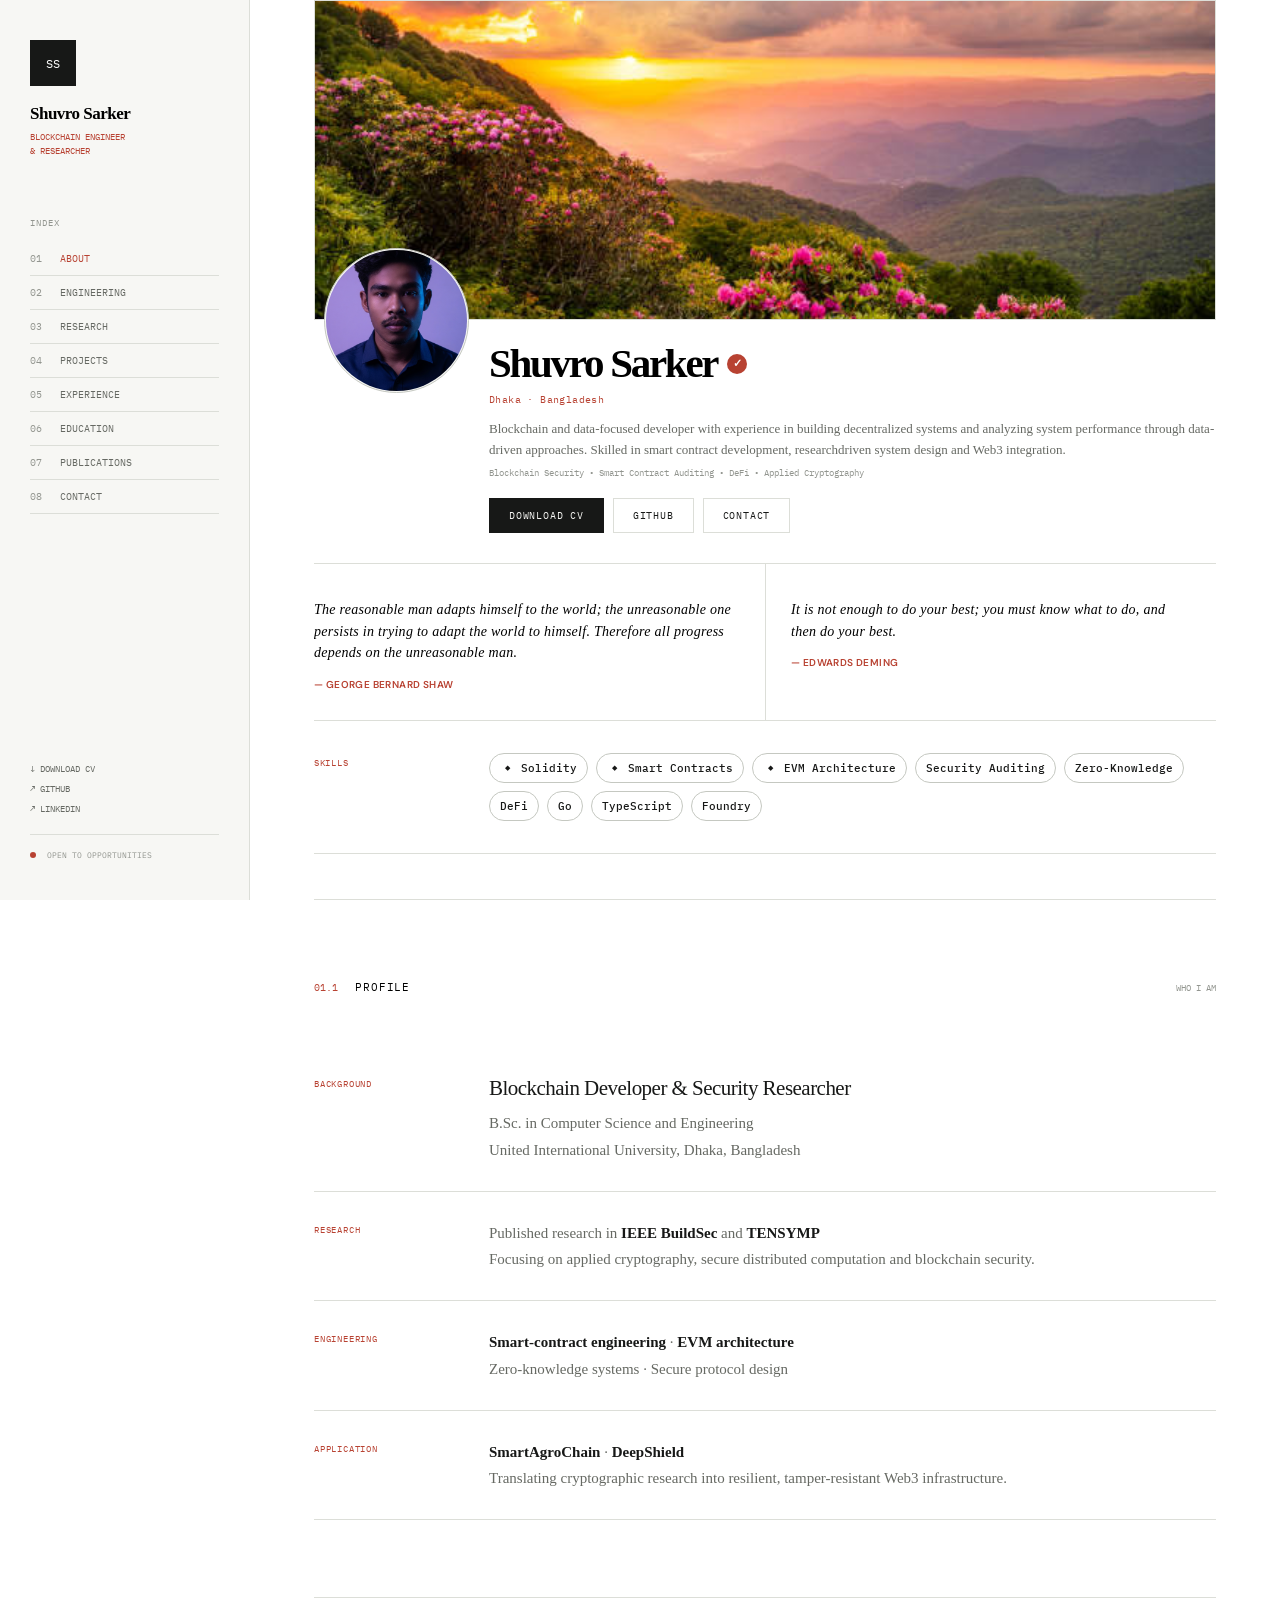
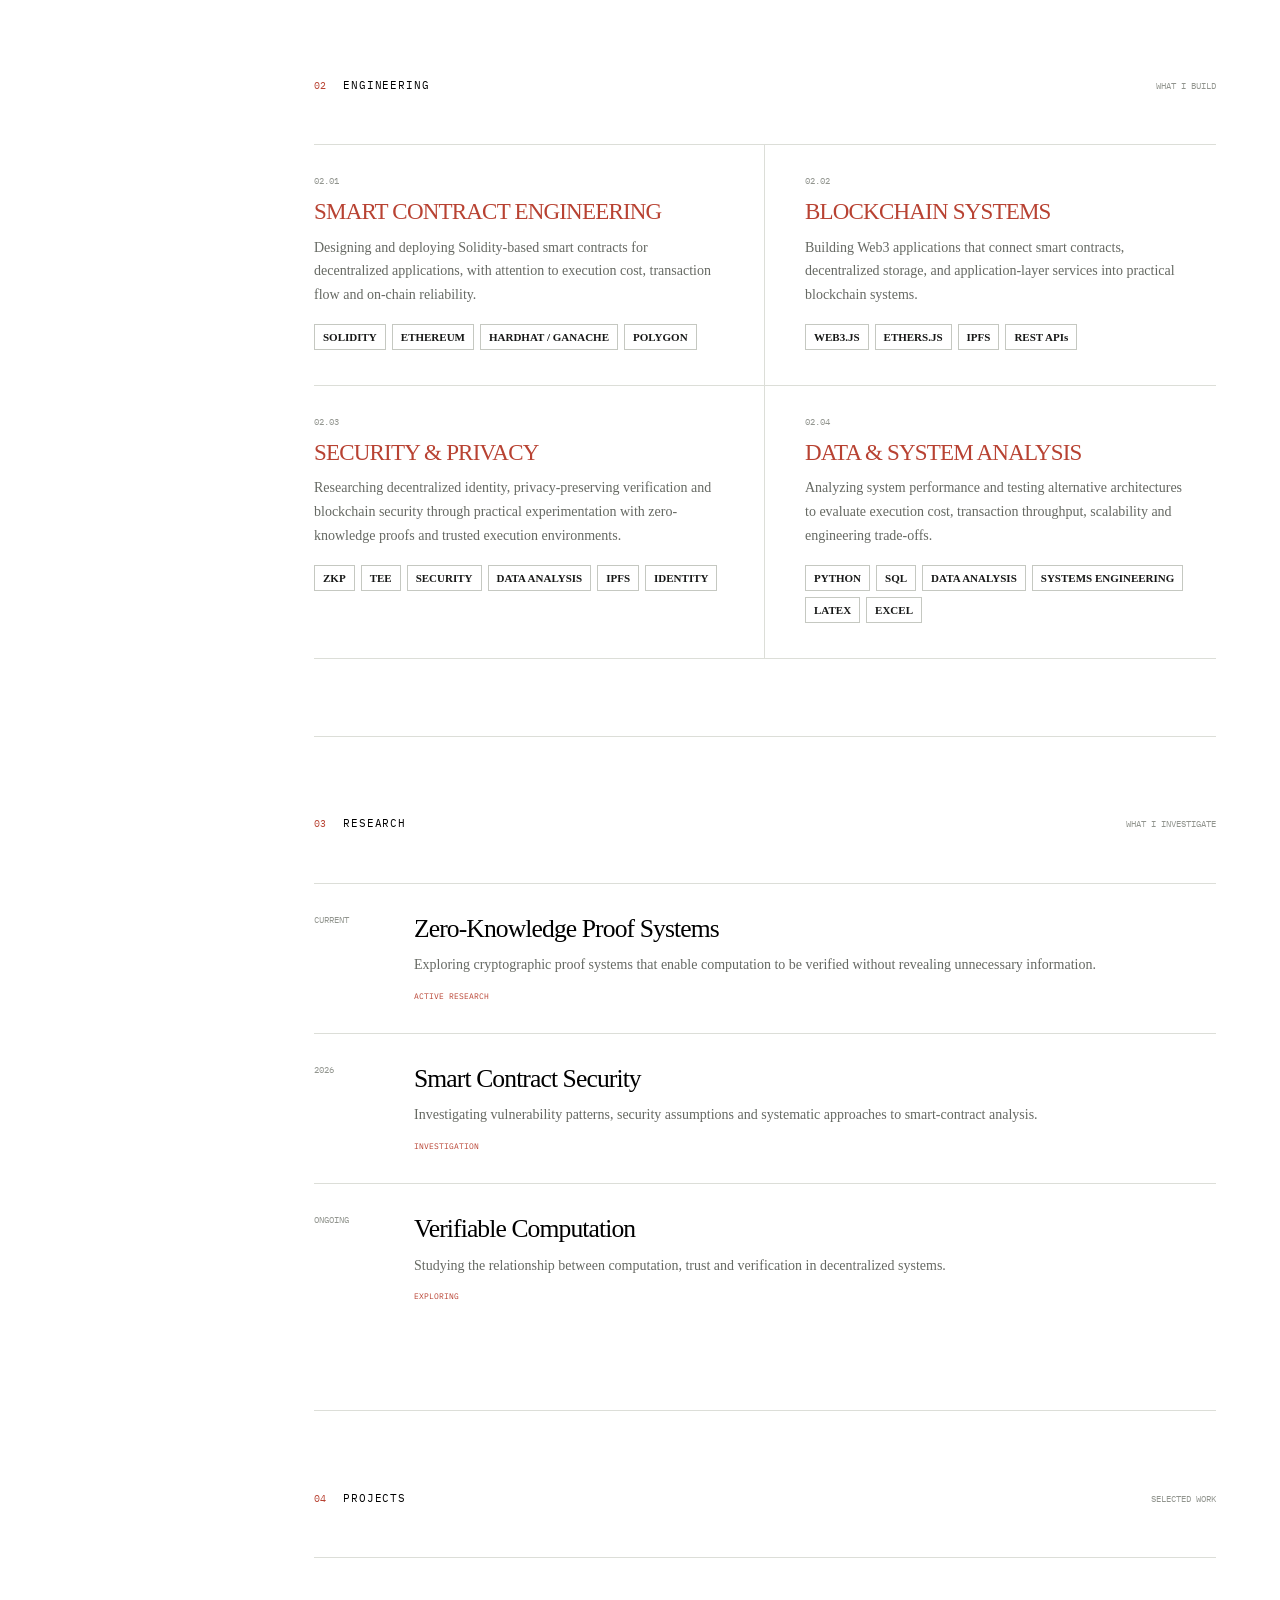
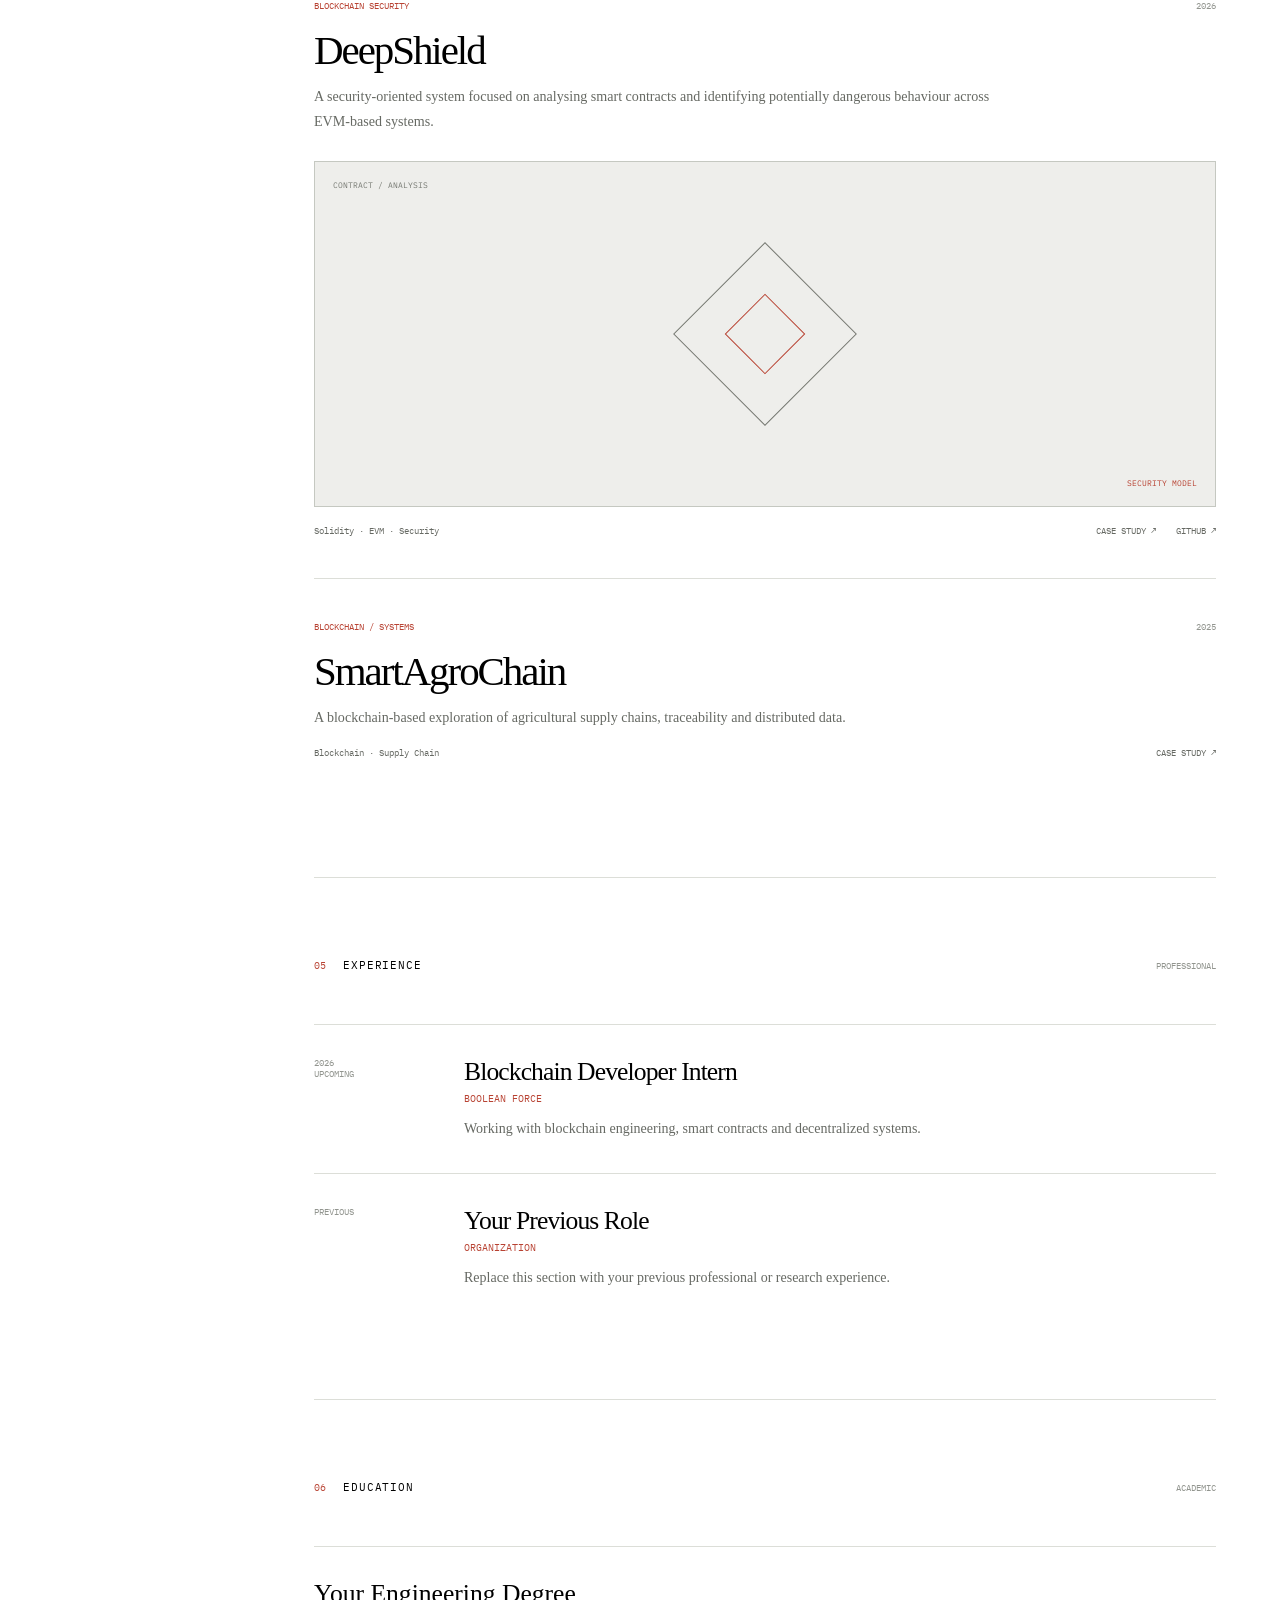
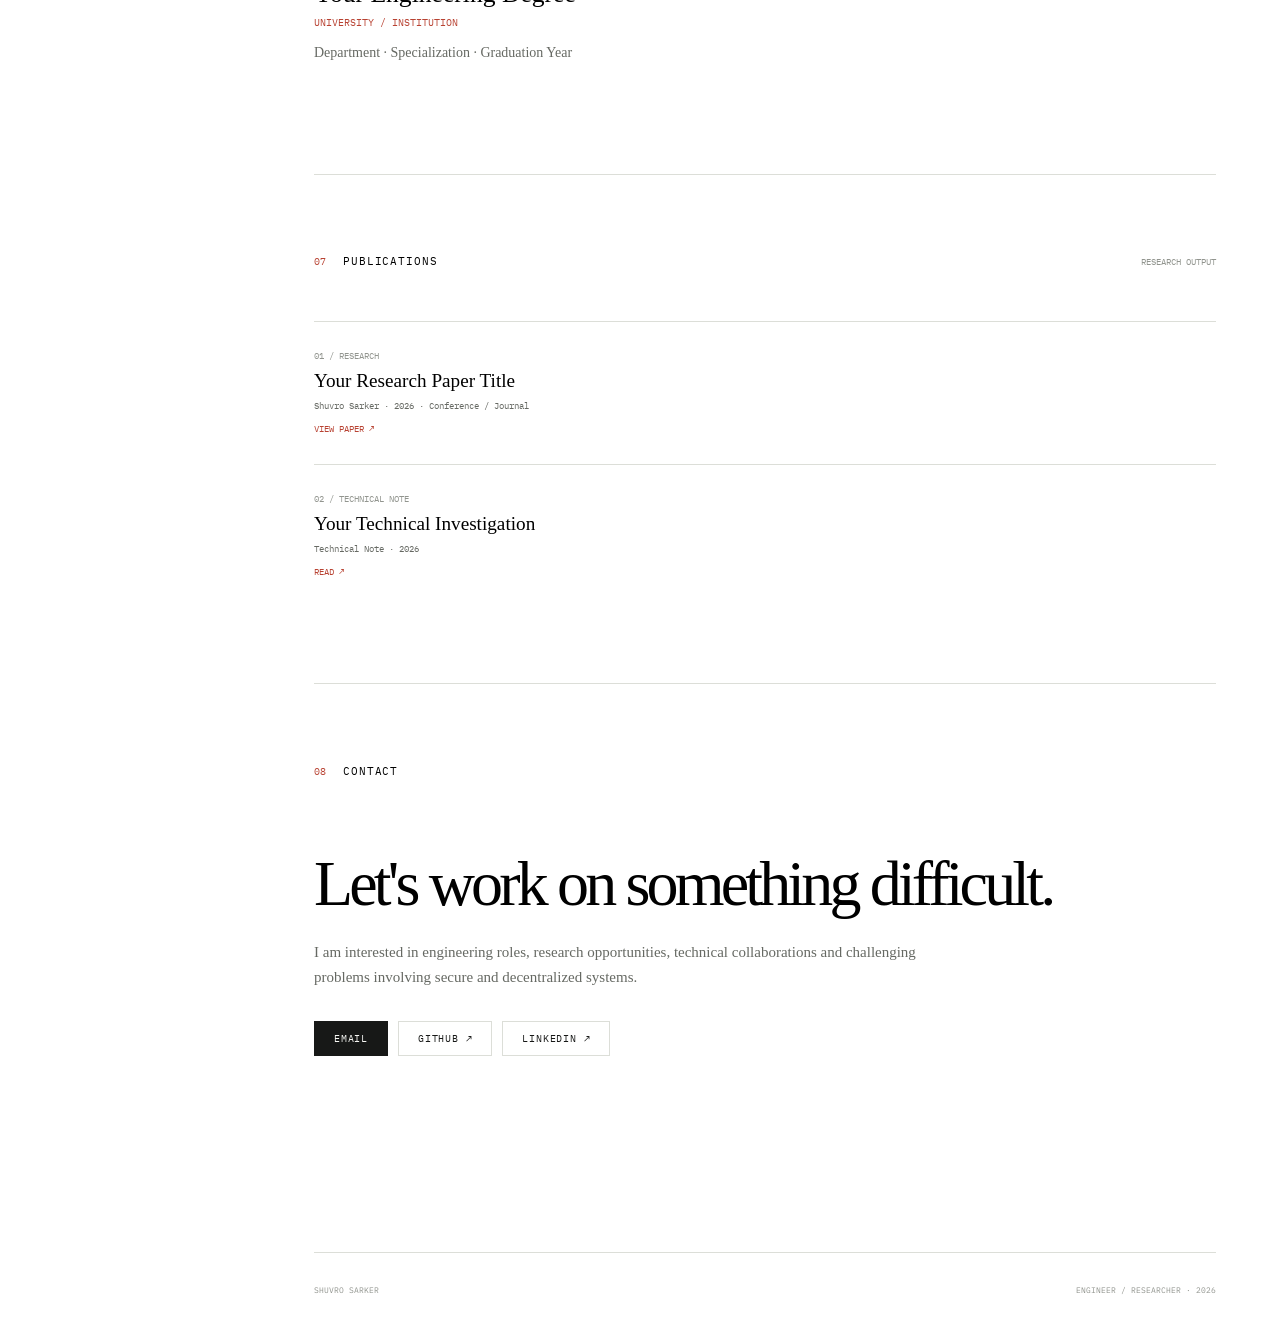
<file: index.html>
<!DOCTYPE html>
<html lang="en">
<head>
<meta charset="UTF-8">
<meta name="viewport" content="width=device-width,initial-scale=1">
<title id="page-title">Portfolio</title>
<link rel="preconnect" href="https://fonts.googleapis.com">
<link rel="preconnect" href="https://fonts.gstatic.com" crossorigin>
<link href="https://fonts.googleapis.com/css2?family=DM+Sans:wght@400;500;600;700&family=IBM+Plex+Mono:wght@400;500&display=swap" rel="stylesheet">
<link rel="stylesheet" href="style.css">
</head>

<body>
<div class="layout">

<aside class="sidebar">
    <a href="#about" class="identity">
        <div class="monogram" data-bind="site.monogram">SS</div>
        <div class="name" data-bind="site.name">Shuvro Sarker</div>
        <div class="role" data-bind="site.role">BLOCKCHAIN ENGINEER<br>&amp; RESEARCHER</div>
    </a>

    <button class="mobile-menu-toggle" aria-label="Open navigation" aria-expanded="false">
        ☰
    </button>

    <div class="index-label">INDEX</div>
    <nav class="index" id="sidebar-index"></nav>

    <div class="sidebar-bottom">
        <div class="sidebar-links">
            <a id="cv-link" href="cv.pdf">↓ DOWNLOAD CV</a>
            <a id="github-link" href="#">↗ GITHUB</a>
            <a id="linkedin-link" href="#">↗ LINKEDIN</a>
        </div>

        <div class="sidebar-status" id="status">
            <span class="status-dot"></span> OPEN TO OPPORTUNITIES
        </div>
    </div>
</aside>

<main class="main">
    <div class="content" id="portfolio-content"></div>
</main>

</div>

<script>
const DATA_URL="./data.json";

const esc=(v="")=>String(v).replace(/[&<>"']/g,c=>({
    "&":"&amp;","<":"&lt;",">":"&gt;",'"':"&quot;","'":"&#039;"
}[c]));

const link=(url,label,cls="")=>
    `<a href="${esc(url||"#")}" class="${cls}">${esc(label)}</a>`;

async function loadData(){
    const r=await fetch(`${DATA_URL}?v=${Date.now()}`);
    if(!r.ok)throw new Error("Could not load data.json");
    return r.json();
}

function renderSidebar(d){
    document.querySelector("#sidebar-index").innerHTML=d.navigation.map(x=>
        `<a href="#${esc(x.target)}"><span>${esc(x.number)}</span>${esc(x.label)}</a>`
    ).join("");

    document.querySelector("#cv-link").href=d.links.cv;
    document.querySelector("#github-link").href=d.links.github;
    document.querySelector("#linkedin-link").href=d.links.linkedin;

    const status=document.querySelector("#status");
    status.style.display=d.settings.showStatus?"":"none";
}

function header(s){
    return `<div class="section-header">
        <div><span class="section-number">${esc(s.number)}</span>
        <span class="section-title">${esc(s.title)}</span></div>
        ${s.note?`<div class="section-note">${esc(s.note)}</div>`:""}
    </div>`;
}

function renderAbout(d){
    return `<section class="hero" id="about">

        <div class="profile-cover">
            <div class="cover-grid">
                <img src="${esc(d.images.cover)}" alt="Cover Banner" class="cover-photo">
            </div>
        </div>

        <div class="profile-header">
            <div class="profile-photo-wrap">
                <img src="${esc(d.images.profile)}" alt="${esc(d.site.name)}" class="profile-photo">
            </div>

            <div class="profile-main">
                <div class="profile-name-row">
                    <h1>${esc(d.site.name)}</h1>
                    ${d.settings.showVerified?`<span class="profile-verified">✓</span>`:""}
                </div>

                <div class="profile-role">${esc(d.profile.location)}</div>
                <div class="profile-specialties">${esc(d.profile.specialties)}</div>
                <div class="profile-location">${esc(d.profile.focus)}</div>

                <div class="profile-actions">
                    ${link(d.links.cv,"DOWNLOAD CV","button primary")}
                    ${link(d.links.github,"GITHUB","button")}
                    ${link("#contact","CONTACT","button")}
                </div>
            </div>
        </div>

        <div class="profile-highlights">
            ${d.quotes.map(q=>`
                <article class="profile-highlight">
                    <h3>${esc(q.text)}</h3>
                    <p class="quote-text">
                        <span class="quote-author">— ${esc(q.author)}</span>
                    </p>
                </article>
            `).join("")}
        </div>

        <div class="profile-about">
            <div class="profile-about-label">SKILLS</div>
            <div class="skills-container">
                ${d.skills.map(s=>`
                    <div class="skill-badge">
                        ${s.icon?`<span class="skill-icon">◆</span>`:""}
                        <span>${esc(s.name)}</span>
                    </div>
                `).join("")}
            </div>
        </div>

    </section>`;
}

function renderProfile(s){
    return `<section class="section" id="profile">
        ${header(s)}
        <div class="about-grid">
            <div class="about-small">${esc(s.content)}</div>
        </div>


<div class="about-profile">

    <div class="profile-block">
        <div class="profile-block-label">
            BACKGROUND
        </div>

        <div class="profile-block-content">
            <p class="profile-lead">
                Blockchain Developer & Security Researcher
            </p>

            <p>
                B.Sc. in Computer Science and Engineering <br>
                United International University, Dhaka, Bangladesh
            </p>
        </div>
    </div>


    <div class="profile-block">

        <div class="profile-block-label">
            RESEARCH
        </div>

        <div class="profile-block-content">

            <p>
                Published research in <strong>IEEE BuildSec</strong> and <strong>TENSYMP</strong><br>
                Focusing on applied cryptography, secure distributed computation and blockchain security.
            </p>

        </div>

    </div>


    <div class="profile-block">

        <div class="profile-block-label">
            ENGINEERING
        </div>

        <div class="profile-block-content">

            <p>
                <strong>Smart-contract engineering</strong> · <strong>EVM architecture</strong> <br>
                Zero-knowledge systems · Secure protocol design
            </p>

        </div>

    </div>


    <div class="profile-block">

        <div class="profile-block-label">
            APPLICATION
        </div>

        <div class="profile-block-content">

            <p>
                <strong>SmartAgroChain</strong> · <strong>DeepShield</strong> <br>
Translating cryptographic research into resilient, tamper-resistant Web3 infrastructure.
            </p>

        </div>

    </div>

</div>



    </section>`;
}

function renderEngineering(s){
    return `<section class="section" id="${esc(s.id)}">
        ${header(s)}
        <div class="skills">
            ${s.items.map(x=>`
                <article class="skill">
                    <div class="skill-number">${esc(x.number)}</div>
                    <h3>${esc(x.title)}</h3>
                    <p>${esc(x.description)}</p>
                    <div class="tags">
                        ${x.tags.map(t=>`<span class="tag">${esc(t)}</span>`).join("")}
                    </div>
                </article>
            `).join("")}
        </div>
    </section>`;
}

function renderResearch(s){
    return `<section class="section" id="${esc(s.id)}">
        ${header(s)}
        ${s.items.map(x=>`
            <article class="research-item">
                <div class="research-year">${esc(x.year)}</div>
                <div>
                    <h3>${esc(x.title)}</h3>
                    <p>${esc(x.description)}</p>
                    <span class="research-state">${esc(x.state)}</span>
                </div>
            </article>
        `).join("")}
    </section>`;
}

function renderProjects(s){
    return `<section class="section" id="${esc(s.id)}">
        ${header(s)}
        ${s.items.map(x=>`
            <article class="project">
                <div class="project-top">
                    <span class="project-type">${esc(x.type)}</span>
                    <span>${esc(x.year)}</span>
                </div>

                <h3>${esc(x.title)}</h3>
                <p class="project-description">${esc(x.description)}</p>

                ${x.visual?`
                    <div class="project-visual">
                        <div class="core"></div>
                        <span class="visual-label top">CONTRACT / ANALYSIS</span>
                        <span class="visual-label bottom">SECURITY MODEL</span>
                    </div>
                `:""}

                <div class="project-footer">
                    <div class="project-stack">${esc(x.stack)}</div>
                    <div class="project-links">
                        ${x.links.map(l=>link(l.url,l.label)).join("")}
                    </div>
                </div>
            </article>
        `).join("")}
    </section>`;
}

function renderExperience(s){
    return `<section class="section" id="${esc(s.id)}">
        ${header(s)}
        ${s.items.map(x=>`
            <article class="experience">
                <div class="experience-date">${esc(x.date).replace(/\n/g,"<br>")}</div>
                <div>
                    <h3>${esc(x.title)}</h3>
                    <div class="company">${esc(x.company)}</div>
                    <p>${esc(x.description)}</p>
                </div>
            </article>
        `).join("")}
    </section>`;
}

function renderEducation(s){
    return `<section class="section" id="${esc(s.id)}">
        ${header(s)}
        ${s.items.map(x=>`
            <article class="education">
                <h3>${esc(x.title)}</h3>
                <div class="education-school">${esc(x.school)}</div>
                <p>${esc(x.description)}</p>
            </article>
        `).join("")}
    </section>`;
}

function renderPublications(s){
    return `<section class="section" id="${esc(s.id)}">
        ${header(s)}
        ${s.items.map(x=>`
            <article class="paper">
                <div class="paper-number">${esc(x.number)}</div>
                <h3>${esc(x.title)}</h3>
                <div class="paper-meta">${esc(x.meta)}</div>
                ${link(x.url,x.label)}
            </article>
        `).join("")}
    </section>`;
}

function renderContact(s,d){
    return `<section class="section" id="${esc(s.id)}">
        ${header(s)}
        <div class="contact">
            <h2>${esc(s.heading)}</h2>
            <p>${esc(s.description)}</p>
            <div class="contact-links">
                ${link("mailto:"+d.links.email,"EMAIL","button primary")}
                ${link(d.links.github,"GITHUB ↗","button")}
                ${link(d.links.linkedin,"LINKEDIN ↗","button")}
            </div>
        </div>
    </section>`;
}

const renderers={
    profile:renderProfile,
    engineering:renderEngineering,
    research:renderResearch,
    projects:renderProjects,
    experience:renderExperience,
    education:renderEducation,
    publications:renderPublications,
    contact:renderContact
};

function renderSections(d){
    return d.sections.map(s=>
        renderers[s.type]?renderers[s.type](s,d):""
    ).join("");
}

function activateIndex(){
    const sections=document.querySelectorAll("section[id]");
    const links=document.querySelectorAll(".index a");

    const observer=new IntersectionObserver(entries=>{
        entries.forEach(e=>{
            if(!e.isIntersecting)return;

            links.forEach(a=>
                a.classList.toggle(
                    "active",
                    a.getAttribute("href")==="#"+e.target.id
                )
            );
        });
    },{threshold:.35});

    sections.forEach(s=>observer.observe(s));
}

function projectInteraction(){
    document.querySelectorAll(".project-visual").forEach(v=>{
        const core=v.querySelector(".core");

        v.addEventListener("mousemove",e=>{
            const r=v.getBoundingClientRect();
            const x=(e.clientX-r.left)/r.width;
            const y=(e.clientY-r.top)/r.height;

            core.style.transform=
                `translate(-50%,-50%) rotate(45deg)
                rotateX(${(y-.5)*8}deg)
                rotateY(${(x-.5)*8}deg) scale(1.05)`;
        });

        v.addEventListener("mouseleave",()=>{
            core.style.transform=
                "translate(-50%,-50%) rotate(45deg)";
        });
    });
}

function mobileNavigation(){
    const menu=document.querySelector(".mobile-menu-toggle");
    const sidebar=document.querySelector(".sidebar");

    if(!menu)return;

    menu.addEventListener("click",()=>{
        const open=sidebar.classList.toggle("menu-open");
        menu.setAttribute("aria-expanded",open);
    });

    document.querySelectorAll(".index a").forEach(a=>{
        a.addEventListener("click",()=>{
            if(innerWidth<=700){
                sidebar.classList.remove("menu-open");
                menu.setAttribute("aria-expanded","false");
            }
        });
    });
}

async function init(){
    try{
        const d=await loadData();

        document.title=d.site.title;
        renderSidebar(d);

        document.querySelector("#portfolio-content").innerHTML=
            renderAbout(d)+
            renderSections(d)+
            `<footer class="footer">
                <span>${esc(d.footer.left)}</span>
                <span>${esc(d.footer.right)}</span>
            </footer>`;

        activateIndex();
        projectInteraction();
        mobileNavigation();

    }catch(e){
        document.body.innerHTML=
            `<div class="json-error">
                Could not load portfolio data.<br><br>
                ${esc(e.message)}<br><br>
                Run this site through a local web server.
            </div>`;
    }
}

init();
</script>

</body>
</html>
</file>
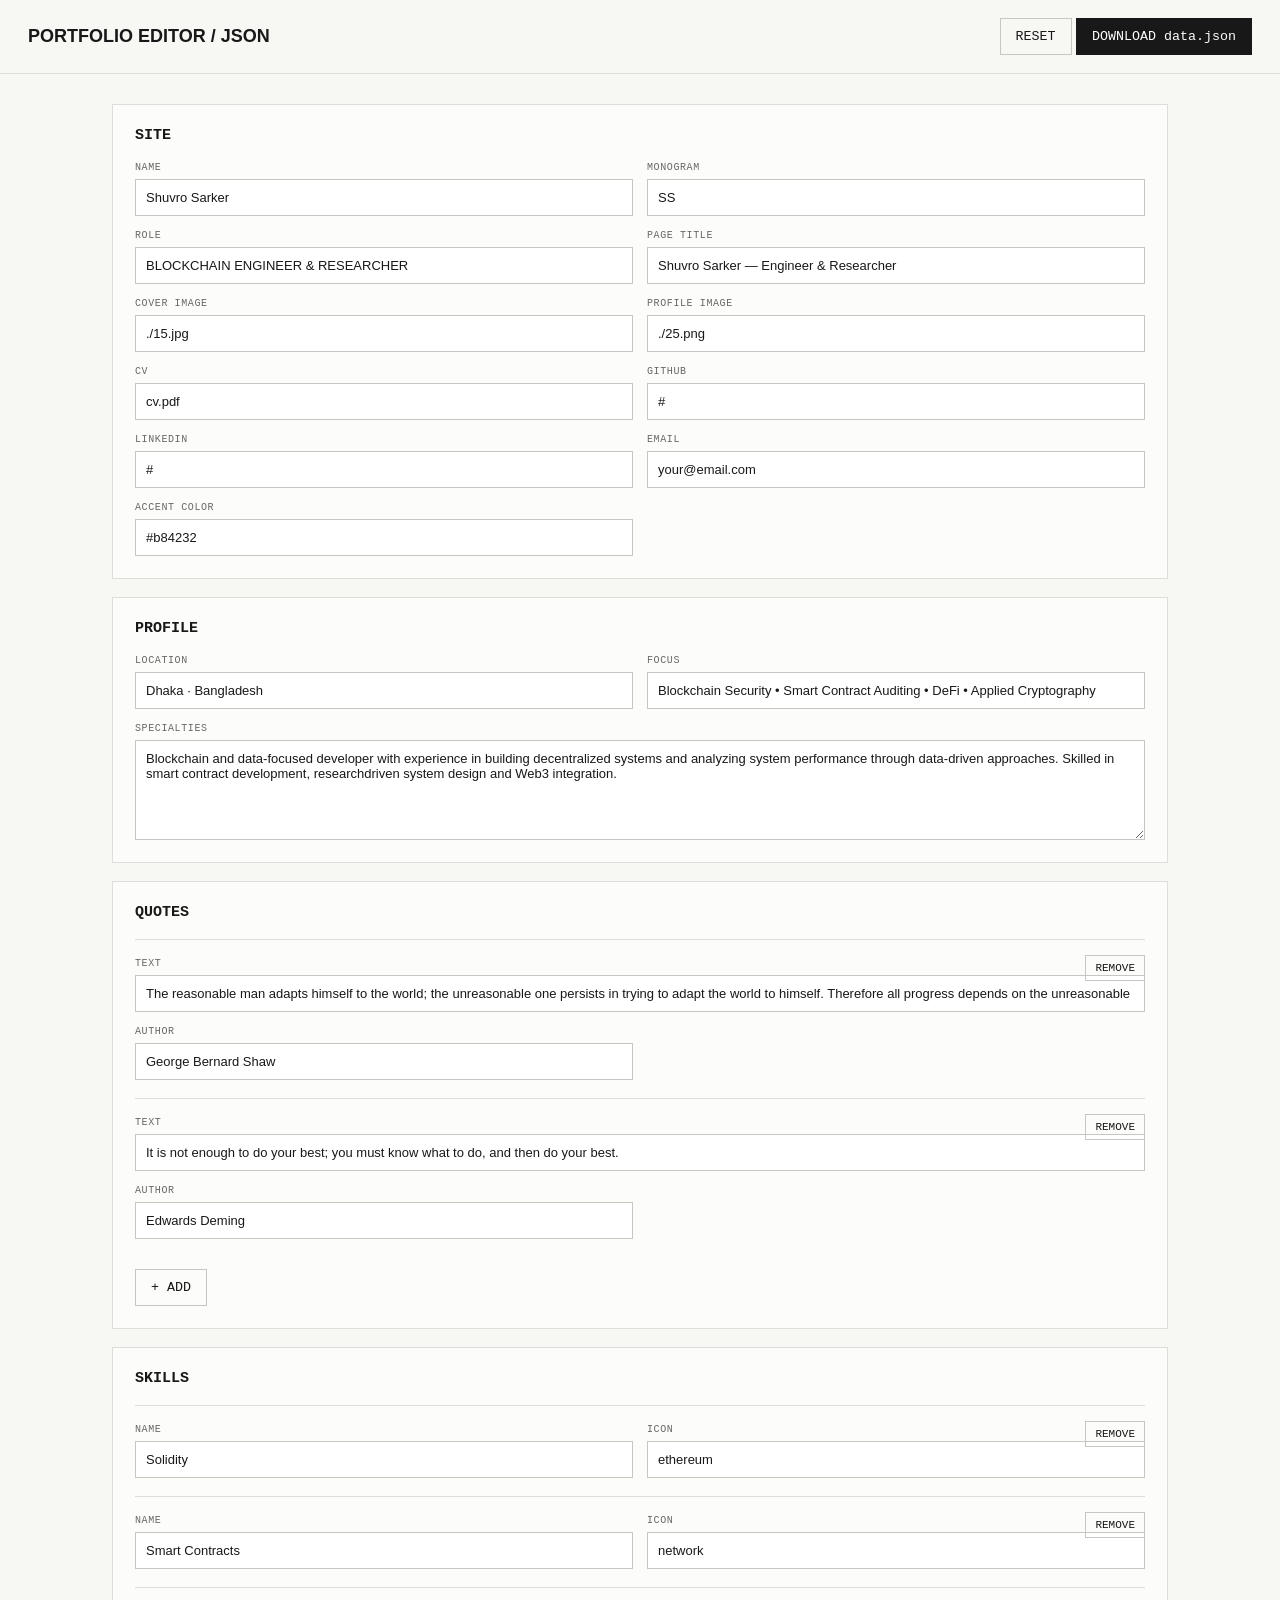
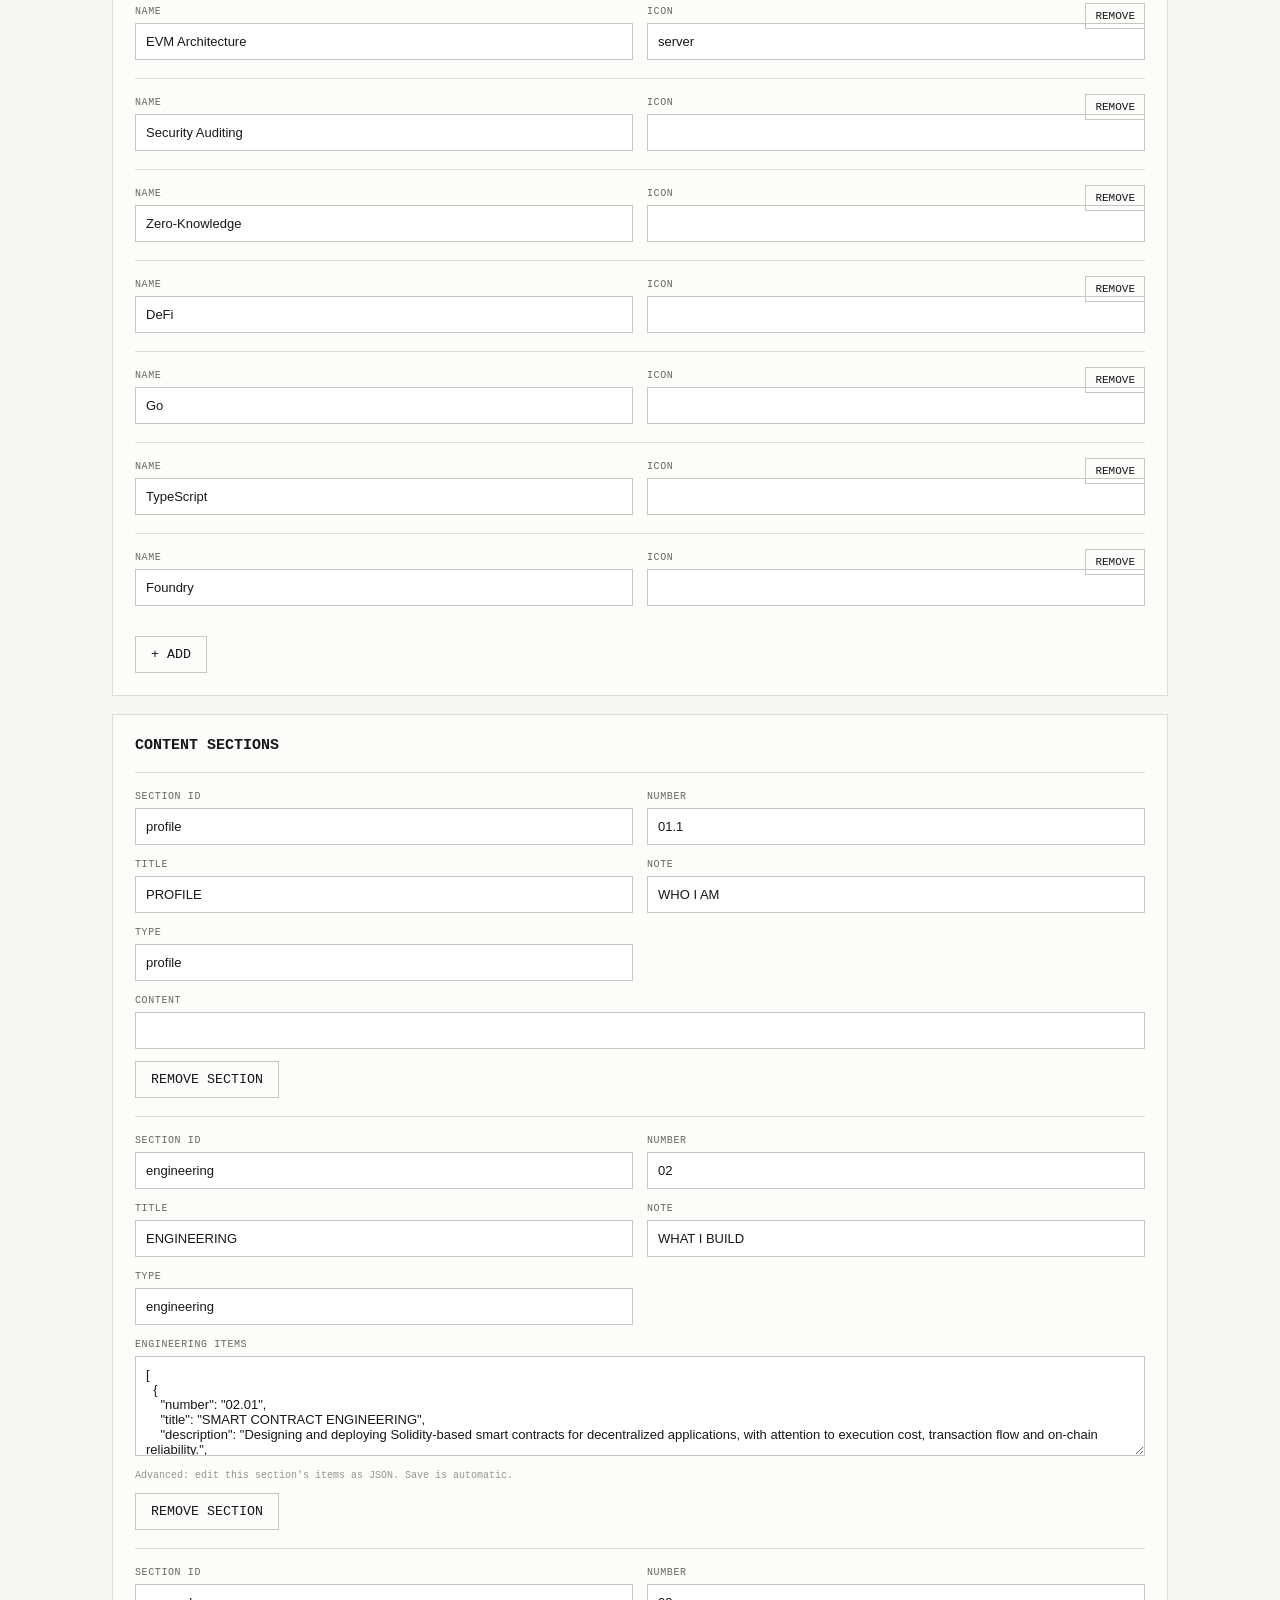
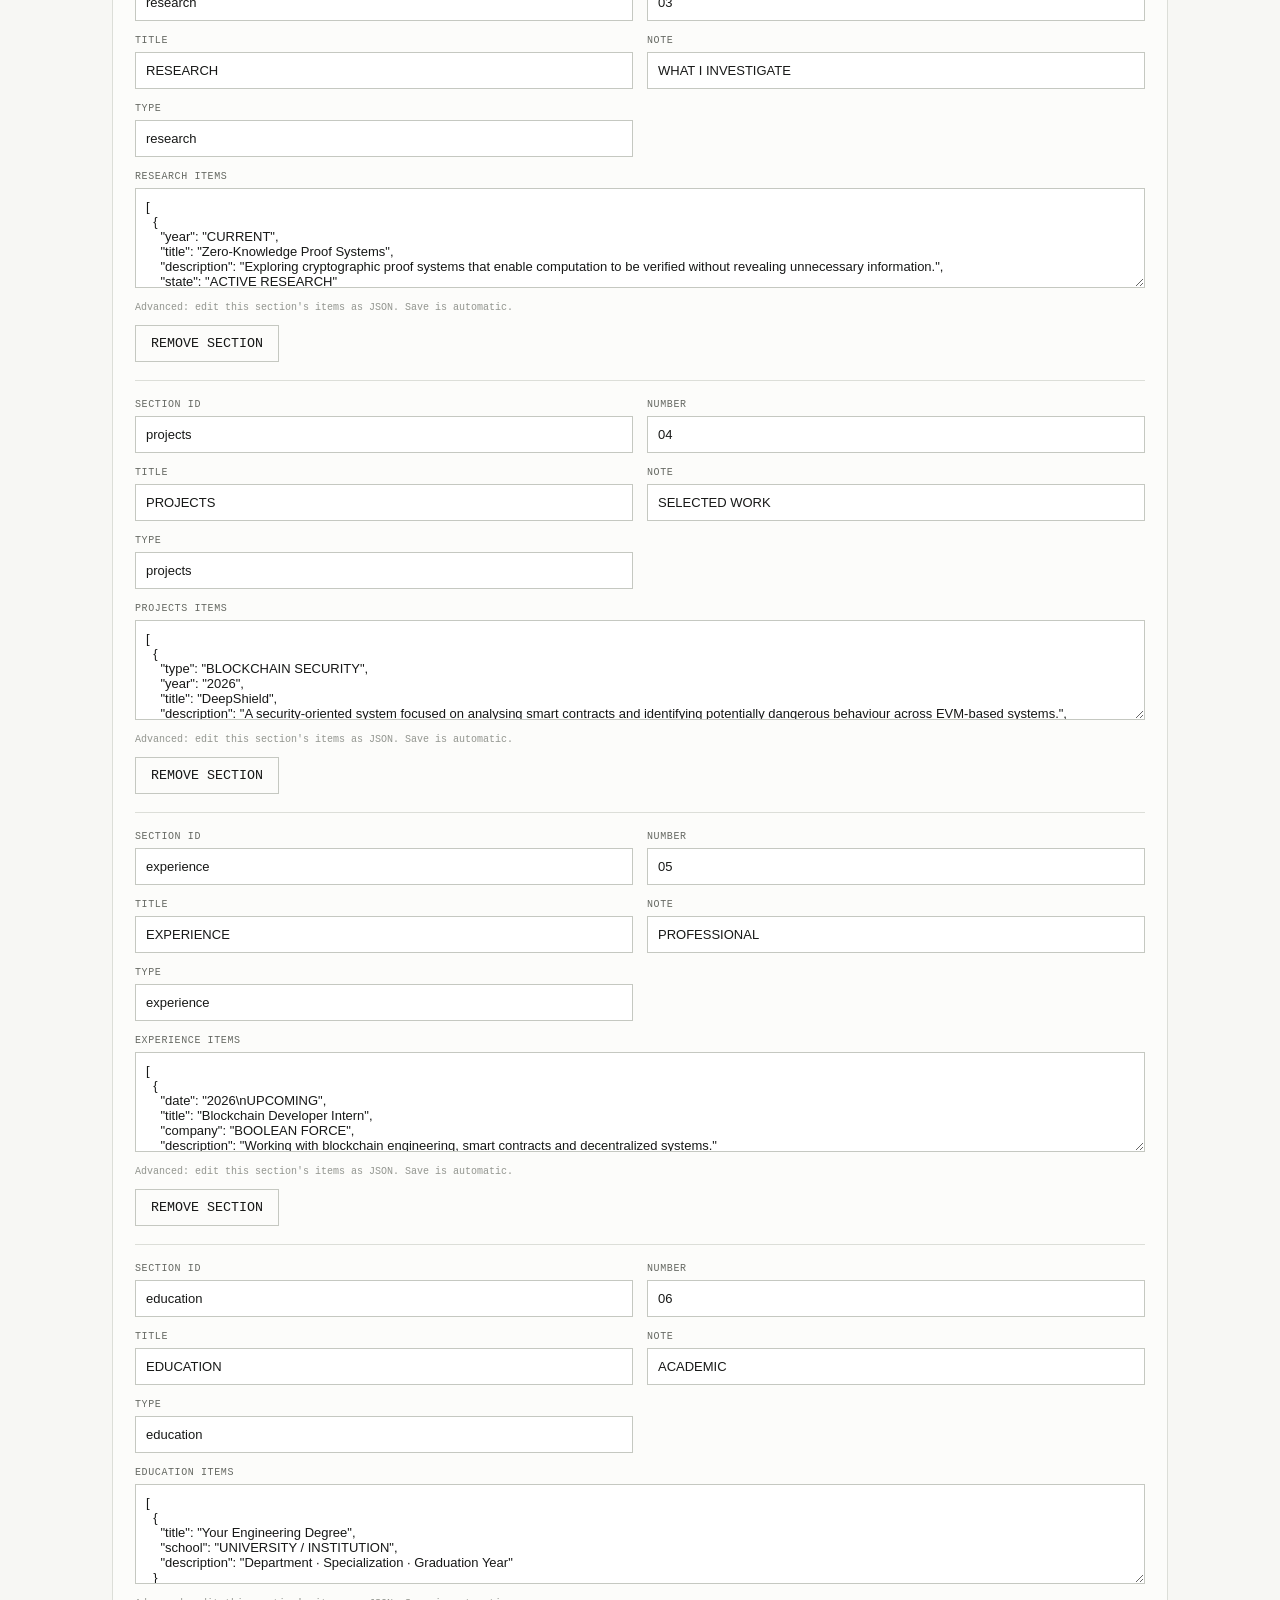
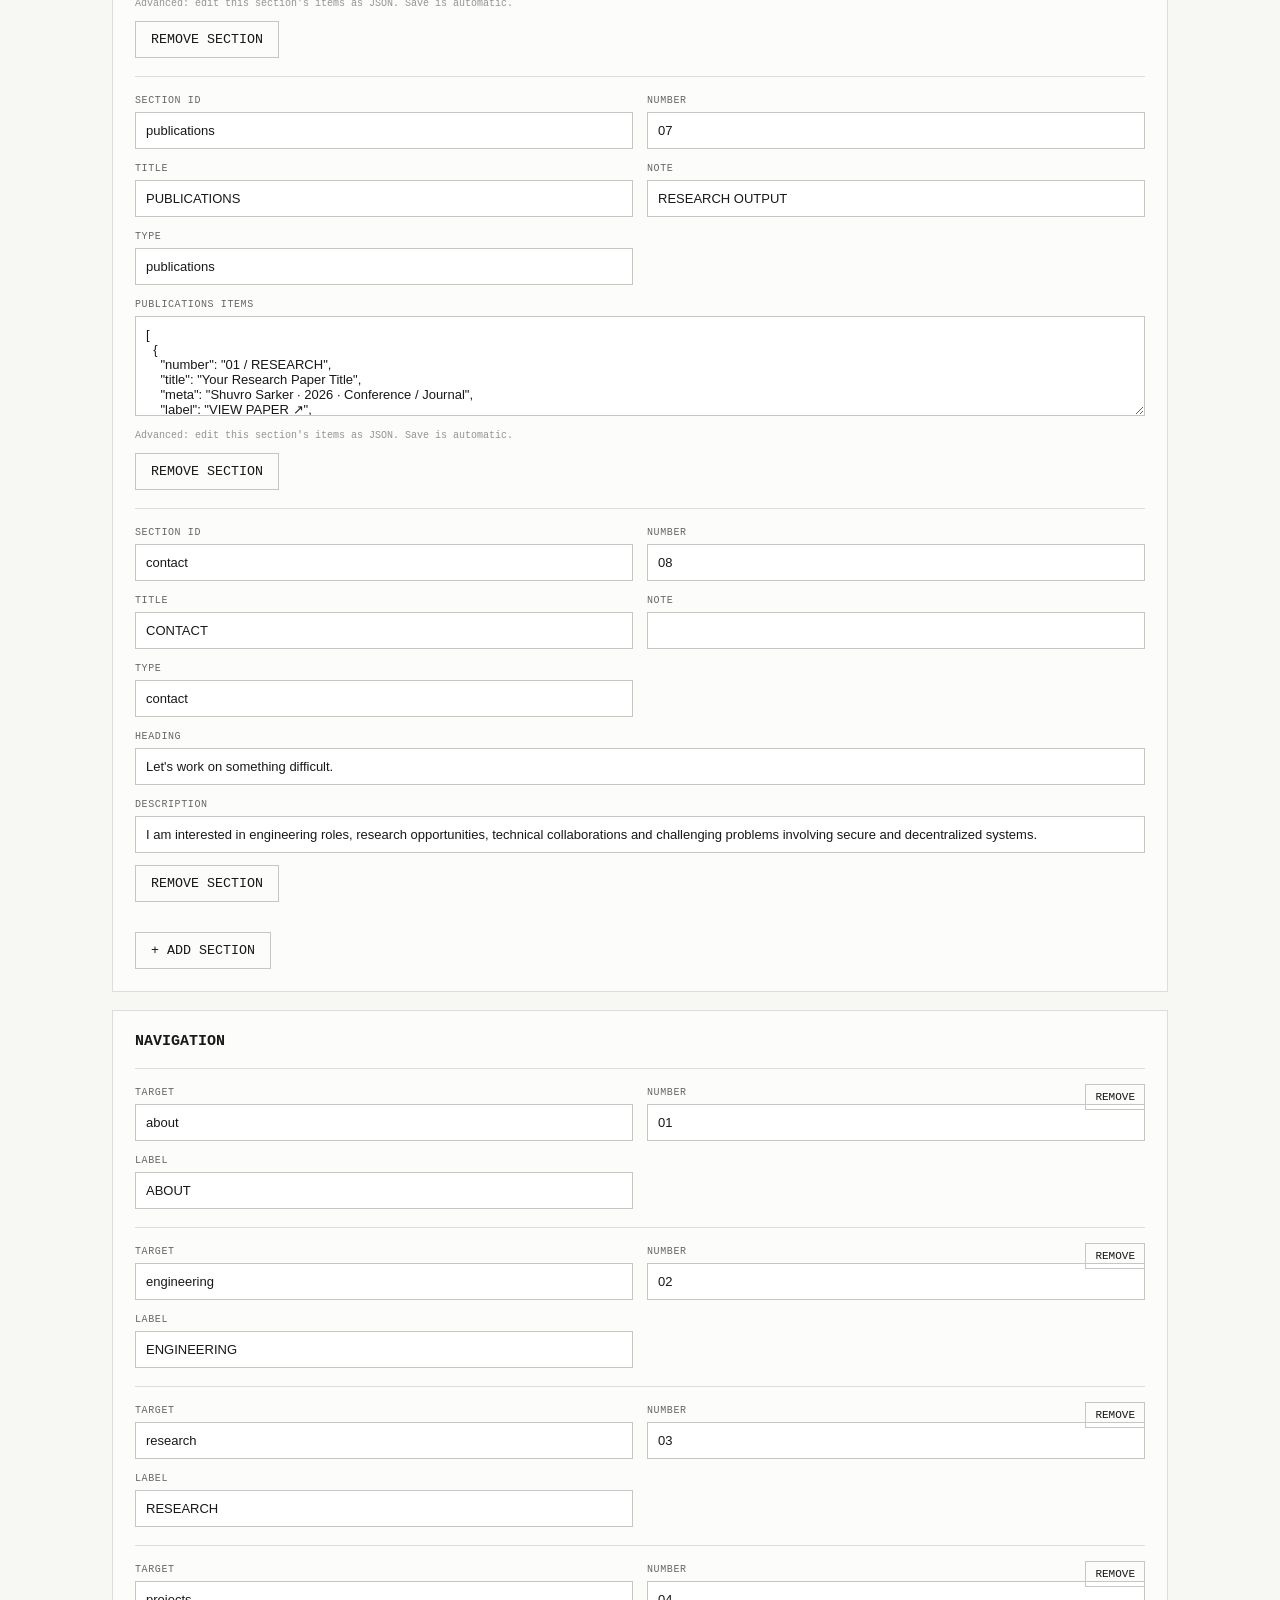
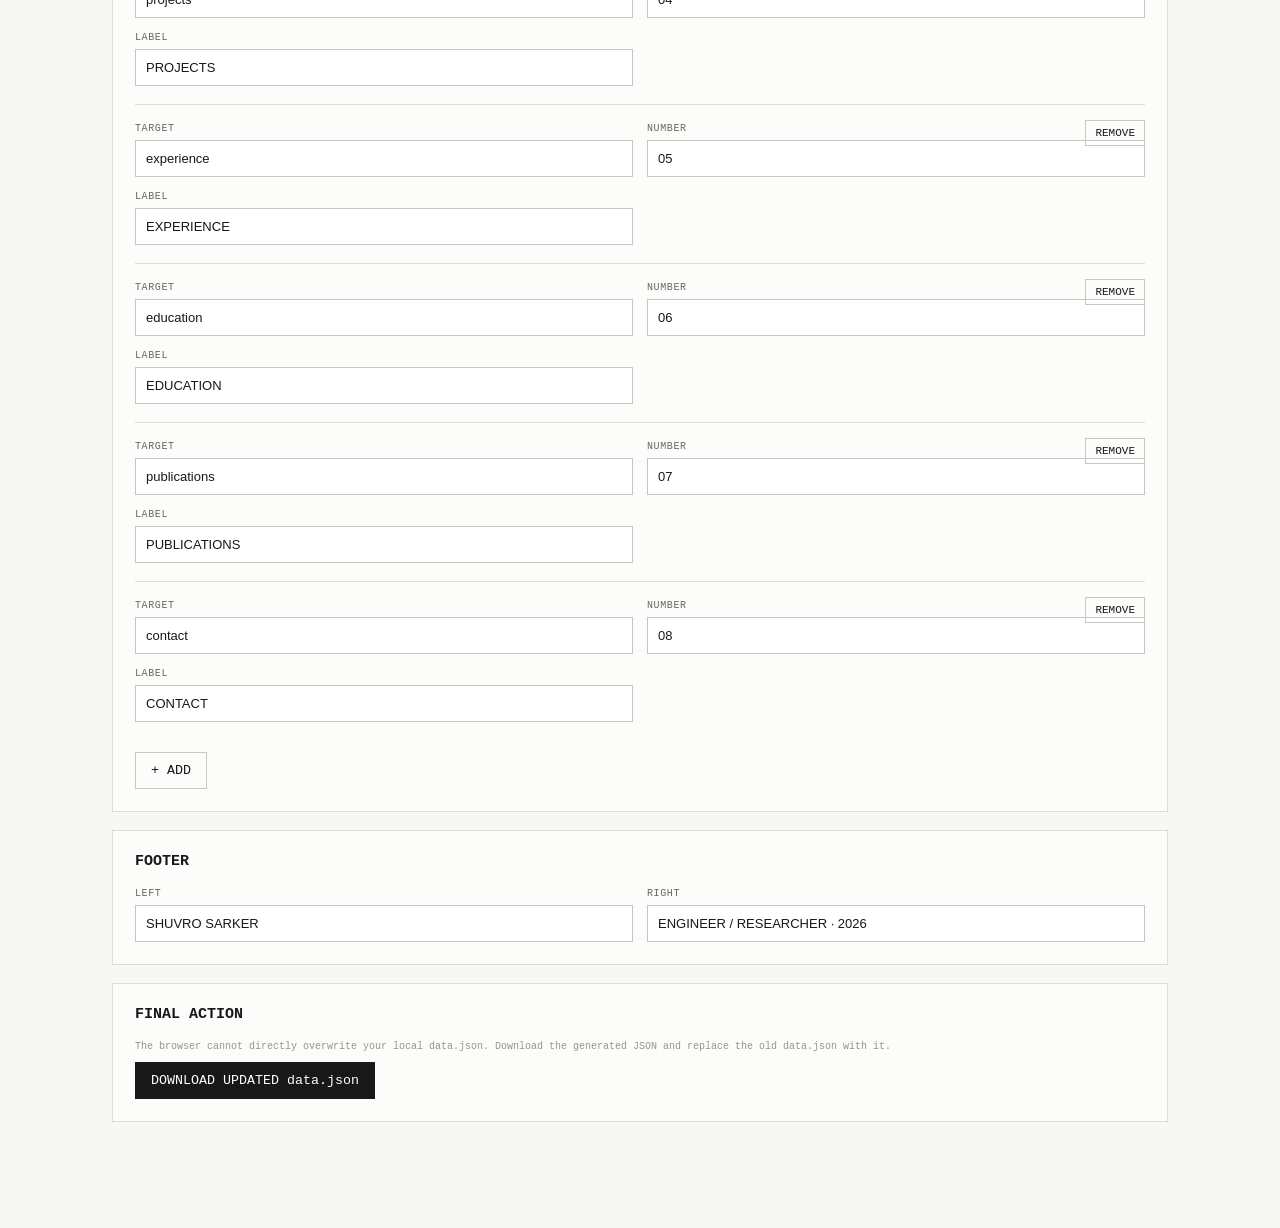
<file: editor.html>
<!DOCTYPE html>
<html lang="en">
<head>
<meta charset="UTF-8">
<meta name="viewport" content="width=device-width, initial-scale=1.0">
<title>Portfolio Editor — Shuvro Sarker</title>
<style>
*{box-sizing:border-box}body{margin:0;background:#f7f7f4;color:#171817;font-family:Arial,sans-serif}
header{position:sticky;top:0;z-index:10;background:#f7f7f4;border-bottom:1px solid #dcded8;padding:18px 28px;display:flex;justify-content:space-between;align-items:center}
h1{font-size:18px;margin:0}button{border:1px solid #171817;background:#171817;color:white;padding:10px 15px;cursor:pointer;font-family:monospace}
button.secondary{background:transparent;color:#171817;border-color:#c5c8c1}.wrap{max-width:1100px;margin:auto;padding:30px 22px 80px}
.card{background:#fcfcfa;border:1px solid #dcded8;padding:22px;margin-bottom:18px}.card h2{font-size:15px;margin:0 0 18px;font-family:monospace}
.grid{display:grid;grid-template-columns:repeat(2,1fr);gap:14px}.field{display:flex;flex-direction:column;gap:6px}.full{grid-column:1/-1}
label{font:10px monospace;color:#666963;text-transform:uppercase;letter-spacing:.06em}input,textarea,select{width:100%;border:1px solid #c5c8c1;background:white;padding:10px;font:13px Arial;color:#171817}textarea{min-height:100px;resize:vertical}
.item{border-top:1px solid #dcded8;padding:18px 0;position:relative}.item:first-child{border-top:0}.item-actions{position:absolute;right:0;top:15px;display:flex;gap:5px}.item-actions button{padding:6px 9px;font-size:11px}.array-actions{display:flex;gap:8px;margin-top:12px}.hint{font:10px monospace;color:#92958f;margin-top:8px}.toast{position:fixed;right:20px;bottom:20px;background:#171817;color:white;padding:12px 16px;font:11px monospace;display:none}
@media(max-width:700px){.grid{grid-template-columns:1fr}.full{grid-column:auto}header{align-items:flex-start;gap:10px}.wrap{padding:20px 14px}}
</style>
</head>
<body>
<header>
  <h1>PORTFOLIO EDITOR / JSON</h1>
  <div>
    <button class="secondary" onclick="resetData()">RESET</button>
    <button onclick="downloadJSON()">DOWNLOAD data.json</button>
  </div>
</header>
<div class="wrap" id="app"></div>
<div class="toast" id="toast"></div>

<script>
let originalData=null, data=null;
const esc=(v="")=>String(v).replace(/&/g,"&amp;").replace(/"/g,"&quot;").replace(/</g,"&lt;").replace(/>/g,"&gt;");

async function init(){
  try{
    const r=await fetch("./data.json?v="+Date.now());
    originalData=await r.json();
    const saved=localStorage.getItem("portfolio-draft");
    data=saved?JSON.parse(saved):structuredClone(originalData);
    render();
  }catch(e){
    document.getElementById("app").innerHTML="<div class='card'>Could not load data.json. Run with Live Server.</div>";
  }
}

function saveDraft(){localStorage.setItem("portfolio-draft",JSON.stringify(data));toast("Draft saved locally");}
function toast(t){const x=document.getElementById("toast");x.textContent=t;x.style.display="block";setTimeout(()=>x.style.display="none",1600)}
function set(path,value){
  const parts=path.split(".");
  let o=data; for(let i=0;i<parts.length-1;i++)o=o[parts[i]];
  o[parts.at(-1)]=value; saveDraft();
}
function val(path){return path.split(".").reduce((o,k)=>o?.[k],data)??""}
function input(label,path,full=false){
  return `<div class="field ${full?"full":""}"><label>${label}</label><input data-path="${path}" value="${esc(val(path))}"></div>`;
}
function area(label,path,full=true){
  return `<div class="field ${full?"full":""}"><label>${label}</label><textarea data-path="${path}">${esc(val(path))}</textarea></div>`;
}
function bindInputs(){
  document.querySelectorAll("[data-path]").forEach(el=>{
    el.addEventListener("input",()=>set(el.dataset.path,el.value));
  });
}

function render(){
  document.getElementById("app").innerHTML=`
  <div class="card"><h2>SITE</h2><div class="grid">
    ${input("Name","site.name")}${input("Monogram","site.monogram")}
    ${input("Role","site.role")}${input("Page title","site.title")}
    ${input("Cover image","images.cover")}${input("Profile image","images.profile")}
    ${input("CV","links.cv")}${input("GitHub","links.github")}
    ${input("LinkedIn","links.linkedin")}${input("Email","links.email")}
    ${input("Accent color","settings.accent")}
  </div></div>

  <div class="card"><h2>PROFILE</h2><div class="grid">
    ${input("Location","profile.location")}
    ${input("Focus","profile.focus")}
    ${area("Specialties","profile.specialties")}
  </div></div>

  ${arrayEditor("QUOTES","quotes",["text","author"])}
  ${arrayEditor("SKILLS","skills",["name","icon"])}
  ${sectionEditor()}
  ${arrayEditor("NAVIGATION","navigation",["target","number","label"])}
  <div class="card"><h2>FOOTER</h2><div class="grid">
    ${input("Left","footer.left")}${input("Right","footer.right")}
  </div></div>
  <div class="card"><h2>FINAL ACTION</h2>
    <p class="hint">The browser cannot directly overwrite your local data.json. Download the generated JSON and replace the old data.json with it.</p>
    <button onclick="downloadJSON()">DOWNLOAD UPDATED data.json</button>
  </div>`;
  bindInputs();
}

function arrayEditor(title,path,fields){
  const arr=val(path)||[];
  return `<div class="card"><h2>${title}</h2>${arr.map((item,i)=>`
    <div class="item"><div class="item-actions">
      <button class="secondary" onclick="removeItem('${path}',${i})">REMOVE</button>
    </div><div class="grid">
      ${fields.map(f=>`<div class="field ${f==="text"?"full":""}"><label>${f}</label>
      <input data-array="${path}" data-index="${i}" data-field="${f}" value="${esc(item[f]??"")}"></div>`).join("")}
    </div></div>`).join("")}
    <div class="array-actions"><button class="secondary" onclick="addItem('${path}')">+ ADD</button></div>
  </div>`;
}

function sectionEditor(){
  return `<div class="card"><h2>CONTENT SECTIONS</h2>
  ${data.sections.map((s,i)=>`
    <div class="item">
      <div class="grid">
        ${fieldArray("Section ID",`sections.${i}.id`,s.id)}
        ${fieldArray("Number",`sections.${i}.number`,s.number)}
        ${fieldArray("Title",`sections.${i}.title`,s.title)}
        ${fieldArray("Note",`sections.${i}.note`,s.note)}
        ${fieldArray("Type",`sections.${i}.type`,s.type)}
        ${s.type==="profile"?fieldArray("Content",`sections.${i}.content`,s.content,true):""}
        ${["engineering","research","projects","experience","education","publications"].includes(s.type)?
          `<div class="field full"><label>${s.type.toUpperCase()} ITEMS</label>
          <textarea data-section-items="${i}">${esc(JSON.stringify(s.items,null,2))}</textarea>
          <div class="hint">Advanced: edit this section's items as JSON. Save is automatic.</div></div>`:""}
        ${s.type==="contact"?`
          ${fieldArray("Heading",`sections.${i}.heading`,s.heading,true)}
          ${fieldArray("Description",`sections.${i}.description`,s.description,true)}`:""}
      </div>
      <div class="array-actions"><button class="secondary" onclick="removeItem('sections',${i})">REMOVE SECTION</button></div>
    </div>`).join("")}
    <div class="array-actions"><button class="secondary" onclick="addSection()">+ ADD SECTION</button></div>
  </div>`;
}

function fieldArray(label,path,value,full=false){
  return `<div class="field ${full?"full":""}"><label>${label}</label><input data-path="${path}" value="${esc(value??"")}"></div>`;
}

document.addEventListener("input",e=>{
  if(e.target.dataset.array){
    const {array,index,field}=e.target.dataset;
    data[array][Number(index)][field]=e.target.value;saveDraft();
  }
  if(e.target.dataset.sectionItems){
    try{data.sections[Number(e.target.dataset.sectionItems)].items=JSON.parse(e.target.value);saveDraft();}
    catch(_){}
  }
});

function removeItem(path,i){
  val(path).splice(i,1);saveDraft();render();
}
function addItem(path){
  const templates={
    quotes:{text:"New quote",author:"Author"},
    skills:{name:"New skill",icon:""},
    navigation:{target:"new-section",number:"09",label:"NEW SECTION"}
  };
  val(path).push(structuredClone(templates[path]||{}));saveDraft();render();
}
function addSection(){
  data.sections.push({id:"new-section",number:"09",title:"NEW SECTION",note:"",type:"profile",content:"New section content."});
  saveDraft();render();
}
function resetData(){
  if(!confirm("Discard the current local draft?"))return;
  localStorage.removeItem("portfolio-draft");
  data=structuredClone(originalData);render();toast("Draft reset");
}
function downloadJSON(){
  const blob=new Blob([JSON.stringify(data,null,2)],{type:"application/json"});
  const a=document.createElement("a");
  a.href=URL.createObjectURL(blob);a.download="data.json";a.click();
  URL.revokeObjectURL(a.href);toast("data.json downloaded");
}
init();
</script>
</body>
</html>
</file>
<file: style.css>
/* =========================================================
   SHUVRO SARKER — PORTFOLIO
   RESPONSIVE DESIGN SYSTEM
========================================================= */

:root {
    --bg: #f7f7f4;
    --paper: #fcfcfa;

    --text: #171817;
    --muted: #666963;
    --light: #92958f;

    --line: #dcded8;
    --line-dark: #c5c8c1;

    --accent: #b84232;

    --sans: "DM Sans", sans-serif;
    --mono: "IBM Plex Mono", monospace;

    --sidebar: 250px;

    --content-max: 1180px;

    --space-xs: 6px;
    --space-sm: 10px;
    --space-md: 20px;
    --space-lg: 35px;
    --space-xl: 55px;
    --space-xxl: 80px;
}

* {
    margin: 0;
    padding: 0;
    box-sizing: border-box;
}

html {
    scroll-behavior: smooth;
    scroll-padding-top: 40px;
}

bbody {
    background-color: #f7f7f4;
    background-image:
        radial-gradient(circle at 20% 30%, rgba(0,0,0,.025) 0 1px, transparent 1.5px),
        radial-gradient(circle at 70% 60%, rgba(0,0,0,.018) 0 1px, transparent 1.5px),
        radial-gradient(circle at 40% 80%, rgba(255,255,255,.35) 0 1px, transparent 1.5px);
    background-size: 5px 5px, 7px 7px, 9px 9px;
    background-position: 0 0, 2px 3px, 4px 1px;

    color: var(--text);
    font-family: var(--sans);
    -webkit-font-smoothing: antialiased;
}
a {
    color: inherit;
    text-decoration: none;
}

button {
    font: inherit;
}

::selection {
    background: var(--text);
    color: white;
}


/* =========================================================
   01. LAYOUT
========================================================= */

.layout {
    display: grid;
    grid-template-columns: var(--sidebar) minmax(0, 1fr);
    min-height: 100vh;
}

.main {
    grid-column: 2;
    min-width: 0;
    width: 100%;
}

.content {
    width: min(100%, var(--content-max));
    margin: 0 auto;
    padding: 0 clamp(36px, 5vw, 82px);
}


/* =========================================================
   02. SIDEBAR
========================================================= */

.sidebar {
    position: fixed;
    inset: 0 auto 0 0;

    width: var(--sidebar);
    height: 100vh;

    padding: 40px 30px;

    display: flex;
    flex-direction: column;

    background: var(--bg);
    border-right: 1px solid var(--line);

    z-index: 100;
}


/* Identity */

.identity {
    display: block;
    margin-bottom: 58px;
}

.monogram {
    width: 46px;
    height: 46px;

    display: grid;
    place-items: center;

    margin-bottom: 18px;

    background: var(--text);
    color: white;

    font-family: var(--mono);
    font-size: 12px;

    transition:
        background .2s ease,
        transform .2s ease;
}

.identity:hover .monogram {
    background: var(--accent);
    transform: rotate(-4deg);
}

.name {
    font-size: 17px;
    font-weight: 600;
    letter-spacing: -.03em;
}

.role {
    margin-top: 6px;

    font-family: var(--mono);
    font-size: 9px;
    line-height: 1.6;

    color: var(--accent);
}


/* =========================================================
   03. MOBILE MENU
========================================================= */

.mobile-menu-toggle {
    display: none;

    width: 42px;
    height: 42px;

    border: 1px solid var(--line);
    background: transparent;

    color: var(--text);

    cursor: pointer;

    font-family: var(--mono);
    font-size: 18px;
}


/* =========================================================
   04. INDEX
========================================================= */

.index-label {
    margin-bottom: 14px;

    font-family: var(--mono);
    font-size: 9px;
    letter-spacing: .1em;

    color: var(--light);
}

.index {
    display: flex;
    flex-direction: column;
}

.index a {
    position: relative;

    padding: 10px 0;

    border-bottom: 1px solid var(--line);

    font-family: var(--mono);
    font-size: 10px;

    color: var(--muted);

    transition:
        color .2s ease,
        padding-left .2s ease;
}

.index a span {
    display: inline-block;
    width: 30px;
    color: var(--light);
}

.index a:hover {
    padding-left: 7px;
    color: var(--accent);
}

.index a.active {
    color: var(--accent);
}


/* =========================================================
   05. SIDEBAR BOTTOM
========================================================= */

.sidebar-bottom {
    margin-top: auto;
}

.sidebar-links {
    display: flex;
    flex-direction: column;
    gap: 9px;
}

.sidebar-links a {
    font-family: var(--mono);
    font-size: 9px;
    color: var(--muted);

    transition: color .2s ease;
}

.sidebar-links a:hover {
    color: var(--accent);
}

.sidebar-status {
    margin-top: 20px;
    padding-top: 15px;

    border-top: 1px solid var(--line);

    font-family: var(--mono);
    font-size: 8px;

    color: var(--light);
}

.status-dot {
    display: inline-block;

    width: 6px;
    height: 6px;

    margin-right: 6px;

    border-radius: 50%;
    background: var(--accent);

    animation: pulse 2.5s infinite;
}


/* =========================================================
   06. HERO / PROFILE
========================================================= */

.hero {
    min-height: 100vh;
    border-bottom: 1px solid var(--line);
    overflow: hidden;
}


/* Cover */

.profile-cover {
    position: relative;

    width: 100%;
    height: clamp(280px, 25vw, 350px);

    overflow: hidden;

    border: 1px solid var(--line);
    background: #eeeeeb;
}

.cover-grid {
    width: 100%;
    height: 100%;
}

.cover-photo {
    display: block;

    width: 100%;
    height: 100%;

    object-fit: cover;
}


/* =========================================================
   07. PROFILE HEADER
========================================================= */

.profile-header {
    position: relative;

    display: grid;
    grid-template-columns: 145px minmax(0, 1fr);
    gap: 30px;

    padding: 0 0 30px;

    border-bottom: 1px solid var(--line);
}

.profile-photo-wrap {
    position: relative;

    width: 145px;
    height: 145px;

    margin-top: -72px;
    margin-left: 10px;

    z-index: 3;

    padding: 1px;

    border: 1px solid var(--line-dark);
    border-radius: 50%;

    background: var(--bg);
}

.profile-photo {
    display: block;

    width: 100%;
    height: 100%;

    object-fit: cover;

    border-radius: 50%;
}


/* Profile content */

.profile-main {
    padding-top: 22px;
}

.profile-name-row {
    display: flex;
    align-items: center;
    gap: 10px;
}

.profile-name-row h1 {
    font-size: clamp(36px, 3.2vw, 48px);
    line-height: 1.05;

    font-weight: 600;
    letter-spacing: -.055em;
}

.profile-verified {
    width: 20px;
    height: 20px;

    display: grid;
    place-items: center;

    border-radius: 50%;

    background: var(--accent);
    color: white;

    font-size: 11px;
    font-weight: 700;
}

.profile-role {
    margin-top: 8px;

    font-family: var(--mono);
    font-size: 10px;
    letter-spacing: .04em;

    color: var(--accent);
}

.profile-specialties {
    max-width: 760px;

    margin-top: 12px;

    font-size: clamp(13px, 1vw, 15px);
    line-height: 1.65;

    color: var(--muted);
}

.profile-location {
    margin-top: 6px;

    font-family: var(--mono);
    font-size: 9px;

    color: var(--light);
}


/* =========================================================
   08. PROFILE ACTIONS
========================================================= */

.profile-actions {
    display: flex;
    flex-wrap: wrap;
    gap: 9px;

    margin-top: 20px;
}

.button {
    display: inline-flex;
    align-items: center;
    justify-content: center;

    padding: 10px 19px;

    border: 1px solid var(--line);

    background: transparent;
    color: var(--text);

    font-family: var(--mono);
    font-size: 10px;
    letter-spacing: .08em;

    transition:
        background .2s ease,
        border-color .2s ease,
        color .2s ease;
}

.button.primary {
    background: var(--text);
    border-color: var(--text);
    color: var(--bg);
}

.button:hover {
    background: var(--accent);
    border-color: var(--accent);
    color: white;
}


/* =========================================================
   09. PROFILE HIGHLIGHTS
========================================================= */

.profile-highlights {
    display: grid;
    grid-template-columns: repeat(2, minmax(0, 1fr));

    border-bottom: 1px solid var(--line);
}

.profile-highlight {
    min-height: 145px;
    padding: 24px 25px 25px 0;
}

.profile-highlight + .profile-highlight {
    padding-left: 25px;
    border-left: 1px solid var(--line);
}

.profile-highlight h3 {
    margin-top: 11px;

    font-size: 14px;
    line-height: 1.55;

    font-weight: 500;
    font-style: italic;

    letter-spacing: .02em;
}

.profile-highlight p {
    margin-top: 7px;

    font-size: 12px;
    line-height: 1.65;

    color: var(--muted);
}

.quote-text {
    font-family: Georgia, serif;
    font-style: italic;
}

.quote-author {
    display: inline-block;

    margin-top: 6px;

    font-family: var(--sans);
    font-size: 10px;
    font-style: normal;
    font-weight: 600;

    letter-spacing: .04em;
    text-transform: uppercase;

    color: var(--accent);
}


/* =========================================================
   10. PROFILE SKILLS
========================================================= */

.profile-about {
    display: grid;
    grid-template-columns: 145px minmax(0, 1fr);
    gap: 30px;

    padding: 32px 0;

    border-bottom: 1px solid var(--line);
}

.profile-about-label {
    padding-top: 4px;

    font-family: var(--mono);
    font-size: 9px;
    letter-spacing: .08em;

    color: var(--accent);
}

.skills-container {
    display: flex;
    flex-wrap: wrap;
    gap: 8px;
}

.skill-badge {
    display: inline-flex;
    align-items: center;
    gap: 7px;

    padding: 7px 10px;

    border: 1px solid var(--line-dark);
    border-radius: 999px;

    font-family: var(--mono);
    font-size: 11px;

    color: var(--text);
    font-weight: 500;

    transition:
        border-color .2s ease,
        color .2s ease;
}

.skill-badge:hover {
    border-color: var(--accent);
    color: var(--accent);
}

.skill-icon {
    width: 14px;
    height: 14px;

    display: inline-flex;
    align-items: center;
    justify-content: center;

    flex: 0 0 14px;

    font-size: 7px;
}


/* =========================================================
   11. SECTION SYSTEM
========================================================= */

.section {
    padding: clamp(65px, 6vw, 90px) 0;
    border-bottom: 1px solid var(--line);
}

.section-header {
    display: flex;
    align-items: baseline;
    justify-content: space-between;

    margin-bottom: clamp(38px, 4vw, 55px);
}

.section-number {
    font-family: var(--mono);
    font-size: 10px;
    color: var(--accent);
}

.section-title {
    margin-left: 13px;

    font-family: var(--mono);
    font-size: 11px;
    letter-spacing: .08em;
}

.section-note {
    font-family: var(--mono);
    font-size: 9px;
    color: var(--light);
}


------------------------------extra----------------------

/* =====================================================
   PROFILE — ORGANIZED BIOGRAPHY
===================================================== */

.about-profile {
    margin-top: 10px;
    border-top: 1px solid var(--line);
}

.profile-block {
    display: grid;
    grid-template-columns: 145px minmax(0, 1fr);
    gap: 30px;
    padding: 28px 0;
    border-bottom: 1px solid var(--line);
}

.profile-block-label {
    padding-top: 4px;

    font-family: var(--mono);
    font-size: 9px;
    letter-spacing: .09em;

    color: var(--accent);
}

.profile-block-content {
    max-width: 780px;
}

.profile-block-content p {
    margin: 0;

    font-size: 15px;
    line-height: 1.75;

    color: var(--muted);
}

.profile-block-content p + p {
    margin-top: 8px;
}

.profile-block-content .profile-lead {
    margin-bottom: 5px;

    font-size: 21px;
    line-height: 1.35;

    color: var(--text);
    letter-spacing: -.025em;
}

.profile-block-content strong {
    color: var(--text);
    font-weight: 600;
}

----------------------------------------------------------

/* =========================================================
   12. ABOUT
========================================================= */

.about-grid {
    display: block;
    padding: 0;
}

.about-small {
    max-width: 850px;

    font-size: clamp(15px, 1.15vw, 17px);
    line-height: 1.85;

    color: var(--muted);
}


/* =========================================================
   13. ENGINEERING
========================================================= */

.skills {
    display: grid;
    grid-template-columns: repeat(2, minmax(0, 1fr));

    border-top: 1px solid var(--line);
}

.skill {
    padding: 30px 25px 35px 0;

    border-bottom: 1px solid var(--line);
}

.skill:nth-child(odd) {
    padding-right: 40px;
    border-right: 1px solid var(--line);
}

.skill:nth-child(even) {
    padding-left: 40px;
}

.skill-number {
    font-family: var(--mono);
    font-size: 9px;
    color: var(--light);
}

.skill h3 {
    margin-top: 13px;
    color: #b84232;
    font-size: clamp(20px, 10vw, 23px);
    line-height: 1.15;

    font-weight: 500;
    letter-spacing: -.035em;
}

.skill p {
    max-width: 430px;

    margin-top: 10px;

    font-size: clamp(14px, 1vw, 15px);
    line-height: 1.7;

    color: var(--muted);
}

.tags {
    display: flex;
    flex-wrap: wrap;
    gap: 6px;

    margin-top: 17px;
}

.tag {
    padding: 6px 8px;

    border: 1px solid var(--line-dark);

    font-family: var(--text);
    font-size: 11px;
    font-weight: 600;
    color: var(--text);
}


/* =========================================================
   14. RESEARCH
========================================================= */

.research-item {
    display: grid;
    grid-template-columns: 100px minmax(0, 1fr);

    padding: 30px 0;

    border-top: 1px solid var(--line);
}

.research-year {
    font-family: var(--mono);
    font-size: 9px;
    color: var(--light);
}

.research-item h3 {
    font-size: clamp(23px, 2vw, 28px);
    line-height: 1.2;

    font-weight: 500;
    letter-spacing: -.035em;
}

.research-item p {
    max-width: 700px;

    margin-top: 9px;

    font-size: clamp(14px, 1vw, 15px);
    line-height: 1.75;

    color: var(--muted);
}

.research-state {
    display: inline-block;

    margin-top: 13px;

    font-family: var(--mono);
    font-size: 8px;

    color: var(--accent);
}


/* =========================================================
   15. PROJECTS
========================================================= */

.project {
    padding: 42px 0;
    border-top: 1px solid var(--line);
}

.project-top {
    display: flex;
    justify-content: space-between;

    font-family: var(--mono);
    font-size: 9px;

    color: var(--light);
}

.project-type {
    color: var(--accent);
}

.project h3 {
    margin-top: 18px;

    font-size: clamp(32px, 3.2vw, 44px);
    line-height: 1.05;

    font-weight: 500;
    letter-spacing: -.05em;
}

.project-description {
    max-width: 700px;

    margin-top: 12px;

    font-size: clamp(14px, 1.1vw, 16px);
    line-height: 1.75;

    color: var(--muted);
}


/* =========================================================
   16. PROJECT VISUAL
========================================================= */

.project-visual {
    position: relative;

    height: clamp(280px, 27vw, 360px);

    margin-top: 28px;

    overflow: hidden;

    border: 1px solid var(--line-dark);

    background-color: #eeeeeb;

    background-image:
        linear-gradient(
            90deg,
            transparent 49.7%,
            #d2d3ce 50%,
            transparent 50.3%
        ),
        linear-gradient(
            transparent 49.7%,
            #d2d3ce 50%,
            transparent 50.3%
        );

    background-size: 70px 70px;
}

.project-visual::after {
    content: "";

    position: absolute;

    top: 0;
    left: -10%;

    width: 2px;
    height: 100%;

    background: var(--accent);

    opacity: .5;

    animation: scan 6s infinite;
}


/* Project diagram */

.core {
    position: absolute;

    left: 50%;
    top: 50%;

    width: 130px;
    height: 130px;

    transform:
        translate(-50%, -50%)
        rotate(45deg);

    border: 1px solid #777a73;

    transition: transform .4s ease;
}

.core::after {
    content: "";

    position: absolute;

    left: 50%;
    top: 50%;

    width: 55px;
    height: 55px;

    transform: translate(-50%, -50%);

    border: 1px solid var(--accent);
}

.project-visual:hover .core {
    transform:
        translate(-50%, -50%)
        rotate(135deg);
}

.visual-label {
    position: absolute;

    font-family: var(--mono);
    font-size: 8px;

    color: #777a73;
}

.visual-label.top {
    top: 18px;
    left: 18px;
}

.visual-label.bottom {
    right: 18px;
    bottom: 18px;

    color: var(--accent);
}


/* =========================================================
   17. PROJECT FOOTER
========================================================= */

.project-footer {
    display: flex;
    align-items: center;
    justify-content: space-between;

    margin-top: 18px;
}

.project-stack {
    font-family: var(--mono);
    font-size: 9px;
    color: var(--muted);
}

.project-links {
    display: flex;
    gap: 20px;

    font-family: var(--mono);
    font-size: 9px;
}

.project-links a {
    color: var(--muted);
}

.project-links a:hover {
    color: var(--accent);
}


/* =========================================================
   18. EXPERIENCE
========================================================= */

.experience {
    display: grid;
    grid-template-columns: 150px minmax(0, 1fr);

    padding: 32px 0;

    border-top: 1px solid var(--line);
}

.experience-date {
    font-family: var(--mono);
    font-size: 9px;
    color: var(--light);
}

.experience h3 {
    font-size: clamp(24px, 2vw, 29px);
    line-height: 1.2;

    font-weight: 500;
    letter-spacing: -.035em;
}

.company {
    margin-top: 4px;

    font-family: var(--mono);
    font-size: 10px;

    color: var(--accent);
}

.experience p {
    max-width: 680px;

    margin-top: 12px;

    font-size: clamp(14px, 1vw, 15px);
    line-height: 1.75;

    color: var(--muted);
}


/* =========================================================
   19. EDUCATION
========================================================= */

.education {
    padding: 32px 0;
    border-top: 1px solid var(--line);
}

.education h3 {
    font-size: clamp(25px, 2vw, 29px);
    line-height: 1.2;

    font-weight: 500;
}

.education-school {
    margin-top: 6px;

    font-family: var(--mono);
    font-size: 10px;

    color: var(--accent);
}

.education p {
    margin-top: 12px;

    font-size: 14px;
    line-height: 1.7;

    color: var(--muted);
}


/* =========================================================
   20. PUBLICATIONS
========================================================= */

.paper {
    padding: 28px 0;
    border-top: 1px solid var(--line);
}

.paper-number {
    font-family: var(--mono);
    font-size: 9px;
    color: var(--light);
}

.paper h3 {
    margin-top: 8px;

    font-size: clamp(19px, 1.5vw, 22px);
    line-height: 1.3;

    font-weight: 500;
}

.paper-meta {
    margin-top: 6px;

    font-family: var(--mono);
    font-size: 9px;

    color: var(--muted);
}

.paper a {
    display: inline-block;

    margin-top: 12px;

    font-family: var(--mono);
    font-size: 9px;

    color: var(--accent);
}

.paper a:hover {
    text-decoration: underline;
}


/* =========================================================
   21. CONTACT
========================================================= */

.contact {
    padding: 20px 0 120px;
}

.contact h2 {
    max-width: 760px;

    font-size: clamp(42px, 5vw, 68px);
    line-height: 1.05;

    font-weight: 500;
    letter-spacing: -.06em;
}

.contact p {
    max-width: 620px;

    margin-top: 22px;

    font-size: clamp(15px, 1.1vw, 17px);
    line-height: 1.7;

    color: var(--muted);
}

.contact-links {
    display: flex;
    flex-wrap: wrap;
    gap: 10px;

    margin-top: 30px;
}


/* =========================================================
   22. FOOTER
========================================================= */

.footer {
    display: flex;
    justify-content: space-between;

    padding: 32px 0;

    font-family: var(--mono);
    font-size: 8px;

    color: var(--light);
}


/* =========================================================
   23. ERROR
========================================================= */

.json-error {
    padding: 40px;

    font-family: var(--mono);
    font-size: 12px;
    line-height: 1.7;

    color: var(--accent);
}


/* =========================================================
   24. ANIMATIONS
========================================================= */

@keyframes pulse {
    0%,
    100% {
        opacity: .3;
        transform: scale(.8);
    }

    50% {
        opacity: 1;
        transform: scale(1.2);
    }
}

@keyframes scan {
    0% {
        left: -10%;
        opacity: 0;
    }

    15% {
        opacity: .5;
    }

    60% {
        left: 110%;
    }

    75%,
    100% {
        opacity: 0;
    }
}


/* =========================================================
   25. TABLET / SMALL LAPTOP
========================================================= */

@media (max-width: 1100px) {

    :root {
        --sidebar: 225px;
    }

    .sidebar {
        padding-left: 25px;
        padding-right: 25px;
    }

    .content {
        padding-left: 42px;
        padding-right: 42px;
    }

    .profile-cover {
        height: 290px;
    }

    .profile-header {
        grid-template-columns: 125px minmax(0, 1fr);
        gap: 25px;
    }

    .profile-photo-wrap {
        width: 125px;
        height: 125px;

        margin-top: -62px;
    }

    .profile-name-row h1 {
        font-size: 38px;
    }

    .skills {
        grid-template-columns: repeat(2, minmax(0, 1fr));
    }

    .skill:nth-child(odd) {
        padding-right: 28px;
    }

    .skill:nth-child(even) {
        padding-left: 28px;
    }
}


/* =========================================================
   26. TABLET PORTRAIT
========================================================= */

@media (max-width: 900px) {

    :root {
        --sidebar: 205px;
    }

    .sidebar {
        padding: 32px 22px;
    }

    .identity {
        margin-bottom: 45px;
    }

    .content {
        padding-left: 32px;
        padding-right: 32px;
    }

    .profile-cover {
        height: 260px;
    }

    .profile-header {
        grid-template-columns: 115px minmax(0, 1fr);
        gap: 22px;
    }

    .profile-photo-wrap {
        width: 115px;
        height: 115px;

        margin-top: -57px;
    }

    .profile-name-row h1 {
        font-size: 34px;
    }

    .profile-specialties {
        font-size: 13px;
    }

    .section {
        padding-top: 65px;
        padding-bottom: 65px;
    }

    .section-header {
        margin-bottom: 38px;
    }

    .skill h3 {
        font-size: 23px;
    }

    .project h3 {
        font-size: 32px;
    }

    .project-visual {
        height: 290px;
    }
}


/* =========================================================
   27. MOBILE
========================================================= */

@media (max-width: 700px) {

    :root {
        --sidebar: 100%;
    }

    .layout {
        display: block;
    }

    .sidebar {
        position: sticky;
        top: 0;

        width: 100%;
        height: auto;
        min-height: 72px;

        padding: 15px 20px;

        display: block;

        border-right: 0;
        border-bottom: 1px solid var(--line);

        z-index: 1000;
    }


    /* Identity */

    .identity {
        display: grid;

        grid-template-columns: 42px 1fr;

        column-gap: 12px;
        align-items: center;

        width: calc(100% - 55px);

        margin: 0;
    }

    .monogram {
        grid-row: span 2;

        width: 42px;
        height: 42px;

        margin: 0;

        font-size: 11px;
    }

    .name {
        font-size: 15px;
    }

    .role {
        margin-top: 2px;

        font-size: 7px;
        line-height: 1.4;
    }


    /* Hamburger */

    .mobile-menu-toggle {
        position: absolute;

        top: 15px;
        right: 20px;

        display: grid;
        place-items: center;

        padding: 0;

        line-height: 1;
    }


    /* Navigation */

    .index-label,
    .index,
    .sidebar-bottom {
        display: none;
    }

    .sidebar.menu-open .index-label {
        display: block;

        margin-top: 25px;
        margin-bottom: 12px;
    }

    .sidebar.menu-open .index {
        display: grid;

        grid-template-columns: repeat(2, 1fr);

        margin-bottom: 25px;
    }

    .sidebar.menu-open .sidebar-bottom {
        display: block;
        padding-bottom: 5px;
    }


    /* Main */

    .main {
        width: 100%;
        margin: 0;
    }

    .content {
        width: 100%;
        padding: 0 20px;
    }


    /* About */

    .hero {
        min-height: auto;
    }

    .profile-cover {
        height: 240px;
    }

    .profile-header {
        grid-template-columns: 1fr;
        gap: 0;
        padding-bottom: 25px;
    }

    .profile-photo-wrap {
        width: 112px;
        height: 112px;

        margin-top: -56px;
        margin-left: 18px;
    }

    .profile-main {
        padding-top: 18px;
    }

    .profile-name-row h1 {
        font-size: 31px;
    }

    .profile-verified {
        width: 17px;
        height: 17px;
        font-size: 9px;
    }

    .profile-role {
        font-size: 8px;
    }

    .profile-specialties {
        width: 100%;
        font-size: 11px;
        line-height: 1.6;
    }

    .profile-location {
        font-size: 8px;
    }

    .profile-actions {
        gap: 7px;
    }

    .profile-actions .button {
        padding: 9px 13px;
        font-size: 8px;
    }


    /* Quotes */

    .profile-highlights {
        grid-template-columns: 1fr;
    }

    .profile-highlight {
        min-height: auto;
        padding: 20px 0;
    }

    .profile-highlight + .profile-highlight {
        padding-left: 0;

        border-left: 0;
        border-top: 1px solid var(--line);
    }


    /* Skills */

    .profile-about {
        grid-template-columns: 1fr;
        gap: 13px;
        padding: 27px 0;
    }


    /* Sections */

    .section {
        padding: 65px 0;
    }

    .section-header {
        margin-bottom: 40px;
    }

    .section-note {
        display: none;
    }


    /* About */

    .about-small {
        font-size: 14px;
        line-height: 1.8;
    }


    /* Engineering */

    .skills {
        grid-template-columns: 1fr;
    }

    .skill,
    .skill:nth-child(odd),
    .skill:nth-child(even) {
        padding: 28px 0;
        border-right: 0;
    }

    .skill h3 {
        font-size: 23px;
    }


    /* Research */

    .research-item {
        grid-template-columns: 1fr;
        gap: 10px;
    }

    .research-item h3 {
        font-size: 22px;
    }


    /* Projects */

    .project {
        padding: 35px 0;
    }

    .project h3 {
        font-size: 31px;
    }

    .project-description {
        font-size: 14px;
    }

    .project-visual {
        height: 250px;
    }

    .project-footer {
        flex-direction: column;
        align-items: flex-start;
        gap: 15px;
    }


    /* Experience */

    .experience {
        grid-template-columns: 1fr;
        gap: 10px;
    }

    .experience h3 {
        font-size: 23px;
    }


    /* Education */

    .education h3 {
        font-size: 24px;
    }


    /* Contact */

    .contact {
        padding-bottom: 90px;
    }

    .contact h2 {
        font-size: 42px;
    }


    /* Footer */

    .footer {
        flex-direction: column;
        gap: 10px;
        padding: 28px 0;
    }
}


/* =========================================================
   28. SHORT LAPTOP SCREENS
   Prevents the desktop design from feeling oversized
   vertically on 1366×768 / 1440×800 displays.
========================================================= */

@media (min-width: 701px) and (max-height: 820px) {

    .sidebar {
        padding-top: 30px;
        padding-bottom: 28px;
    }

    .identity {
        margin-bottom: 42px;
    }

    .index a {
        padding: 8px 0;
    }

    .section {
        padding-top: 60px;
        padding-bottom: 60px;
    }

    .section-header {
        margin-bottom: 38px;
    }

    .profile-cover {
        height: 280px;
    }

    .project-visual {
        height: 280px;
    }
}


/* =========================================================
   29. REDUCED MOTION
========================================================= */

@media (prefers-reduced-motion: reduce) {

    *,
    *::before,
    *::after {
        animation-duration: .01ms !important;
        animation-iteration-count: 1 !important;
        transition-duration: .01ms !important;
        scroll-behavior: auto !important;
    }
}
</file>
